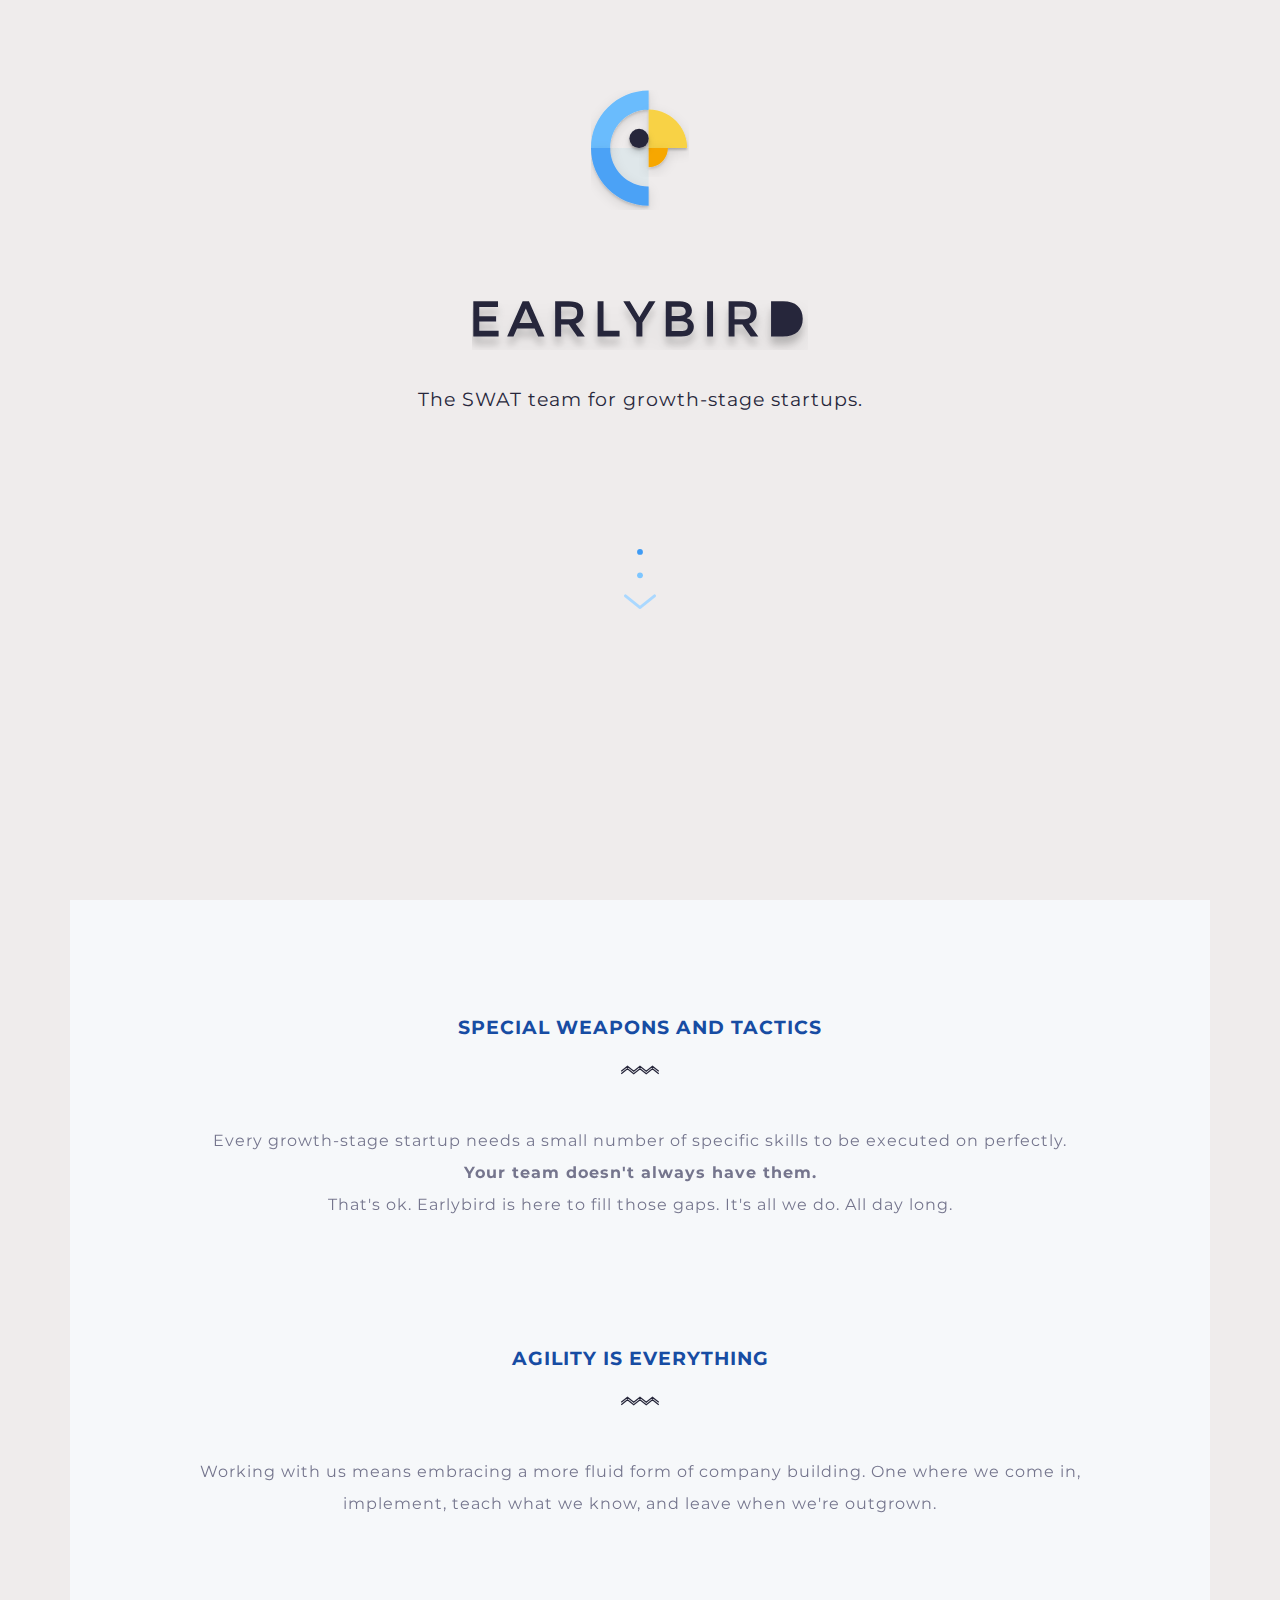
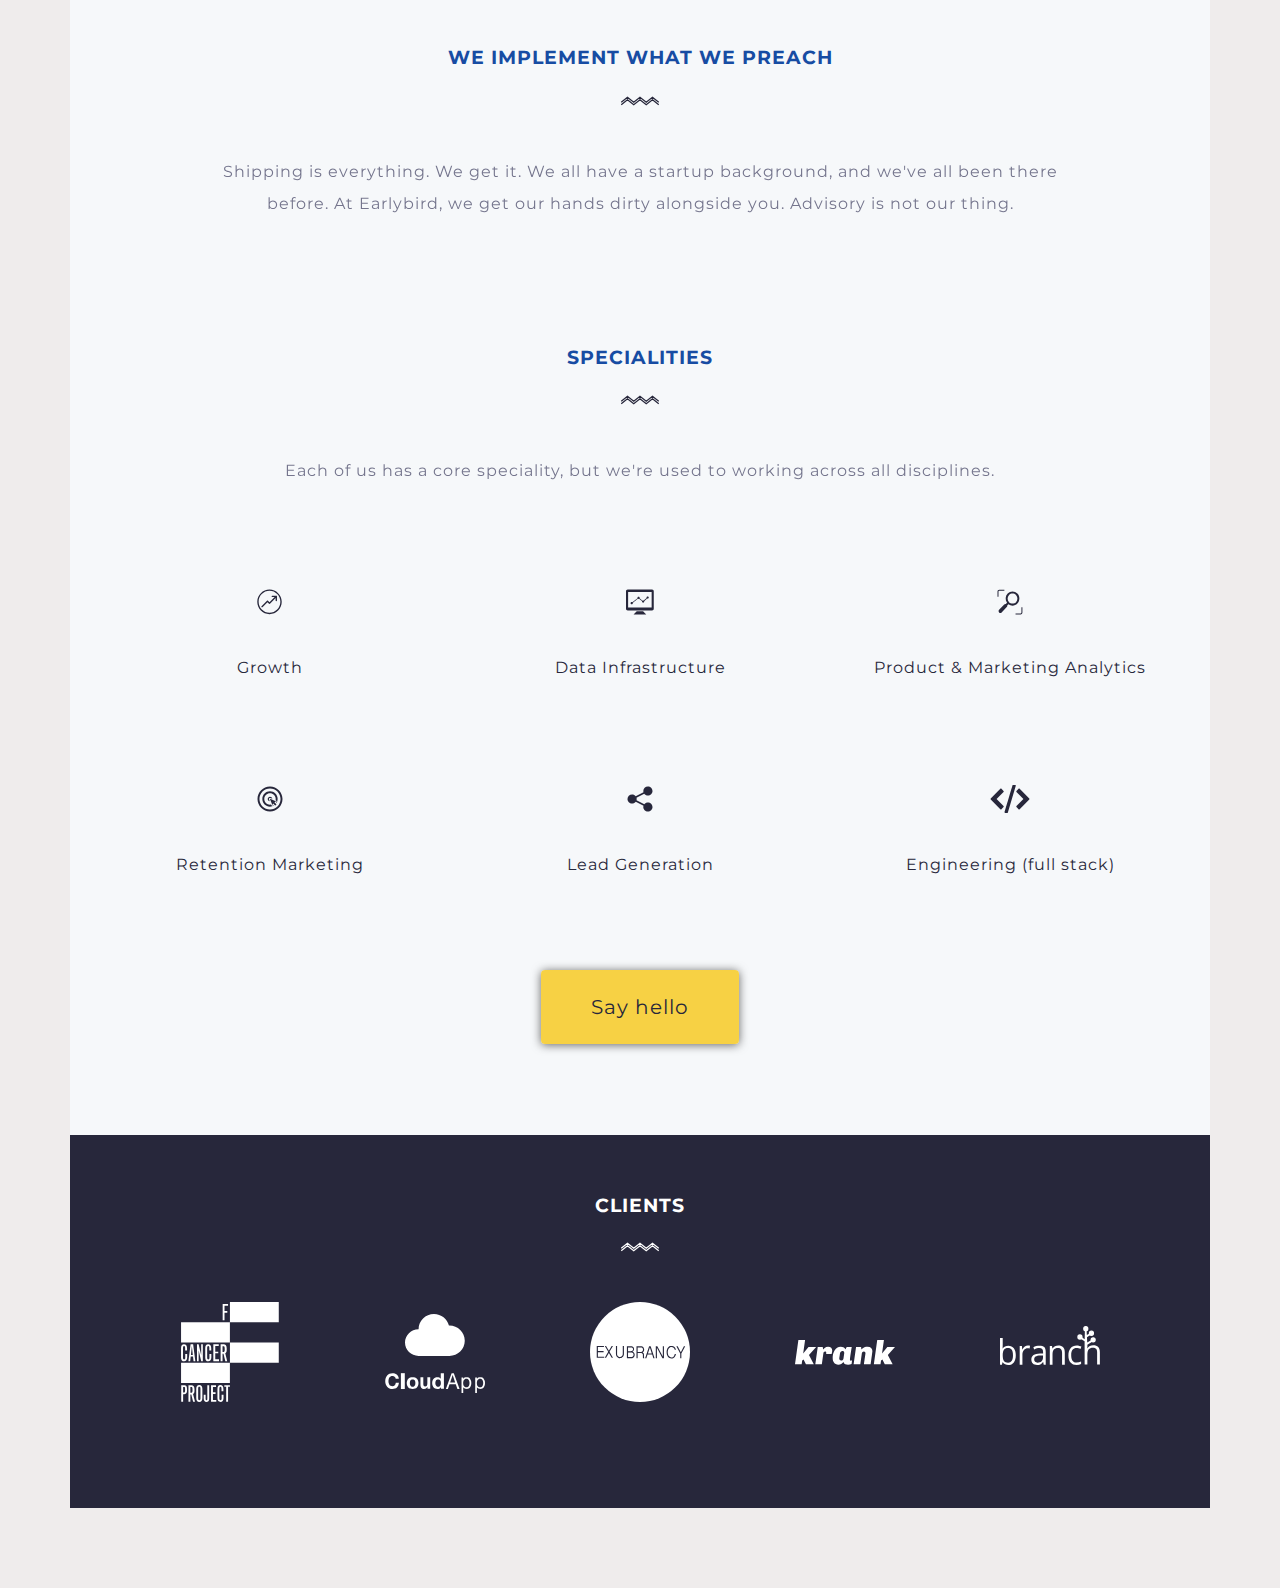
<file: index.html>
<!DOCTYPE html>
<html lang="en">
<head>

    <!-- Titles and meta -->
    <title>The Earlybird Collective</title>

    <meta name="Earlybird" content="We're a small collective of freelancers that help early-stage companies scale.">
    <meta name="Freelance, Data, Mixpanel, consultant, consultants, Earlybird, Early Bird Collective, Earlybird Collective, David Fauchier, Fauchier, Seedcamp" content="TODO">
    <meta name="author" content="David Fauchier">


    <meta charset="utf-8">
    <meta http-equiv="X-UA-Compatible" content="IE=edge">
    <meta name="viewport" content="width=device-width, initial-scale=1">



	<!-- Stylesheets -->

<!-- 	<link rel="stylesheet" href="https://maxcdn.bootstrapcdn.com/bootstrap/3.3.5/css/bootstrap.min.css"> -->

	<link rel="stylesheet" type="text/css" href="css/bootstrap.css">

	<link rel="stylesheet" type="text/css" href="css/style.css">


	<!-- Fonts -->
	<link href='https://fonts.googleapis.com/css?family=Montserrat:400,700' rel='stylesheet' type='text/css'>


	<!-- Scripts -->

		<!-- Inspectlet -->
					<!-- Begin Inspectlet Embed Code -->
			<script type="text/javascript" id="inspectletjs">
			window.__insp = window.__insp || [];
			__insp.push(['wid', 1418204262]);
			(function() {
			function ldinsp(){if(typeof window.__inspld != "undefined") return; window.__inspld = 1; var insp = document.createElement('script'); insp.type = 'text/javascript'; insp.async = true; insp.id = "inspsync"; insp.src = ('https:' == document.location.protocol ? 'https' : 'http') + '://cdn.inspectlet.com/inspectlet.js'; var x = document.getElementsByTagName('script')[0]; x.parentNode.insertBefore(insp, x); };
			setTimeout(ldinsp, 500); document.readyState != "complete" ? (window.attachEvent ? window.attachEvent('onload', ldinsp) : window.addEventListener('load', ldinsp, false)) : ldinsp();
			})();
			</script>
			<!-- End Inspectlet Embed Code -->

		<!-- GA -->
		<script>
		  (function(i,s,o,g,r,a,m){i['GoogleAnalyticsObject']=r;i[r]=i[r]||function(){
		  (i[r].q=i[r].q||[]).push(arguments)},i[r].l=1*new Date();a=s.createElement(o),
		  m=s.getElementsByTagName(o)[0];a.async=1;a.src=g;m.parentNode.insertBefore(a,m)
		  })(window,document,'script','//www.google-analytics.com/analytics.js','ga');

		  ga('create', 'UA-70922366-1', 'auto');
		  ga('send', 'pageview');
		</script>

	<!-- Proof i own the domain for Google Apps -->

		<meta name="google-site-verification" content="T0uf5PP-VfH_qx0aKjeo_SpYVy-ed-zmW4zeIoHzQXw" />



</head> 





<body>
<div class="container">

<div class="row">


<!-- /////////////////////////////////////////////

NAV BAR

/////////////////////////////////////////////// -->

<!-- 
<nav class="navbar navbar-default navbar-fixed-top">
  <div class="container-fluid">
    <div class="navbar-header">
      <a class="navbar-brand" href="#">
        <img alt="logo-small" src="assets/earlybird-logo.svg" id="nav-logo">
      </a>
       <ul>
            <li><a href="#">PITCH</a></li>
            <li><a href="#">TEAM</a></li>
            <li><a href="#">JOIN</a></li>
          </ul>
    </div>
  </div>
</nav>
 -->



<!-- /////////////////////////////////////////////

COVER PAGE

/////////////////////////////////////////////// -->


	<div class="col-md-12"> <!-- cover page container -->
    	<div id="cover-page"> <!-- cover-page  -->
			<div id="earlybird-logo">
				<img src="assets/earlybird-logo.svg">
			</div>
			
            <div id="earlybird-text">
				<img src="assets/earlybird-text.svg">
			</div>

			<div id="earlybird-subtitle">
				<p>The SWAT team for growth-stage startups.</p>
			</div>

    	   <div id="scroll-affordance">
    			<img src="assets/scroll-affordance.svg" >
    	   </div>

		</div> 	<!-- end cover-page -->
   </div> <!-- end cover page container -->



<!-- /////////////////////////////////////////////

SECTION 1

/////////////////////////////////////////////// -->



	<div class="col-md-12"> <!-- section 1 container -->
   		<div id="section-1">  <!-- section-1  -->



			<div class="body-section col-md-12">	
				<p class="body-titles">
					Special weapons and tactics
				</p>
				<img src="assets/icon-squiggle-dark.svg">
				<p class="body-text" >
					
					Every growth-stage startup needs a small number of specific skills to be executed on perfectly. 

					<strong>Your team doesn't always have them.</strong> 

					<br>That's ok. Earlybird is here to fill those gaps. It's all we do. All day long.
				</p>
			</div> <!-- end body-section -->
			

			<div class="body-section col-md-12">	
				<p class="body-titles">
					Agility is everything
				</p>
				<img src="assets/icon-squiggle-dark.svg">
				<p class="body-text">
					Working with us means embracing a more fluid form of company building. One where we come in, implement, teach what we know, and leave when we're outgrown. 
				</p>
			</div> <!-- end body-section -->


			<div class="body-section col-md-12">	
				<p class="body-titles">
					We implement what we preach
				</p>
				<img src="assets/icon-squiggle-dark.svg">
				<p class="body-text">
					Shipping is everything. We get it. We all have a startup background, and we've all been there before. At Earlybird, we get our hands dirty alongside you. Advisory is not our thing.
				</p>
			</div> <!-- end body-section -->
		
			<div class="body-section col-md-12">	
				<p class="body-titles">
					Specialities
				</p>
						
				<img src="assets/icon-squiggle-dark.svg">
				<p class="body-text">
					Each of us has a core speciality, but we're used to working across all disciplines.  
				</p>

                <div class="skill col-md-4">
                <img src="assets/icon-growth.svg">
                <p>Growth</p>
                </div>

                <div class="skill col-md-4">
                <img src="assets/icon-data-infrastructure.svg">
                <p>Data Infrastructure</p>
                </div>

                <div class="skill col-md-4">
                <img src="assets/icon-analytics.svg">
                <p>Product & Marketing Analytics</p>
                </div>

                <div class="skill col-md-4">
                <img src="assets/icon-marketing.svg">
                <p>Retention Marketing</p>
                </div>

                <div class="skill col-md-4">
                <img src="assets/icon-social.svg">
                <p>Lead Generation</p>
                </div>

                <div class="skill col-md-4">
                <img src="assets/icon-code.svg">
                <p>Engineering (full stack)</p>
                </div>
			
            </div> <!-- end body-section -->



			<div class="col-md-12 contact-button-container"> <!-- contact button -->
				<p> 
					<a class="contact-button" href="mailto:david@earlybirdcollective.co">Say hello</a>
				</p>
			</div> <!-- end contact button -->

	

		</div> <!-- end section-1  -->
	</div>   <!-- end section1 container -->




<!-- /////////////////////////////////////////////

SECTION-CLIENT

/////////////////////////////////////////////// -->





	<div class="col-md-12"> <!-- section-clients container -->
		<div id="section-clients" class="col-md-12"> 

			<div class="body-section col-md-12">	
				<p class="body-titles" id="section-clients-title">
					Clients
				</p>
				<img src="assets/icon-squiggle-white.svg">
			</div> <!-- end body-section -->

			<div class="client-logos col-md-12">
				<a href="http://fcancer.org"><img src="assets/client-logo-fcancer.svg"></a>
				<a href="https://www.getcloudapp.com"><img src="assets/client-logo-cloudapp.svg"></a>	
				<a href="http://exubrancy.com"><img src="assets/client-logo-exubrancy.svg"></a>
				<a href="http://krankapp.com"><img src="assets/client-logo-krank.svg"></a>	
				<a href="http://branch.io"><img src="assets/client-logo-branch.svg"></a>
			</div>
				
		</div> <!-- end section-clients -->
	</div> <!-- end section-clients container -->		




</div> <!-- end row -->



</div> <!-- end container -->



<div class="bottom">

	<p id="footer-text"> <br> Made with <img src="assets/icon-heart.svg" class="emoji"> from <img src="assets/icon-plane.svg" style="width:1.7em;" class="emoji"> </p>

</div>





</body>
</html>
</file>
<file: css/style.css>
body {

	font-family: 'Montserrat', sans-serif; 
	font-size: 16px;
	line-height: 200%;
	letter-spacing: 1px;
	color: #27273B;
	background-color: #EFECEC; 
	margin-right: 15px;
	margin-left: 15px;
	text-align: justify;

}

/*//////////////////// NAV-BAR ////////////////////*/

.navbar {
	background-color: #EFECEC;
}

.navbar-brand {
	padding: 5px 15px;
}

#nav-logo {
	height: 40px;
	opacity: 0.5;
}

.navbar-header {
	width: 100%;
}

.navbar ul li {
	text-decoration: none;
	display: inline-block;
	margin: 15px 15px 0px 15px;
}

.navbar ul li :hover {
	text-decoration: none;
	color: #F7D144;
	
}

.navbar ul li a {

	color: #27273B;
}


/*//////////////////// COVER-PAGE ////////////////////*/

#cover-page {
	margin: 0 auto;
	text-align: center;
	height: 100vh;
	overflow: hidden;
	background-color: #EFECEC;

}


#earlybird-logo {
	padding-top: 10vh;
	overflow: hidden;

}


#earlybird-logo img {
	height: 120px;
	margin: 0 auto;

}


#earlybird-text {
	padding-top: 10vh;

}


#earlybird-text img {
	height: 50px;
	margin: 0 auto;
	max-width: 70%;

}


#earlybird-subtitle {
	padding-top: 4vh;

}


#earlybird-subtitle p {
	font-size: 19px;
	line-height: 145%;
}


#scroll-affordance  {
	margin-top: 15vh;

}


#scroll-affordance img {
	height: 60px;

}


/*//////////////////// SECTION-1 ////////////////////*/


#section-1 {
		background-color: #f6f8fa;
		overflow: hidden;

}


.body-quote {
	display: table;
	margin-top: 10%;
	overflow: hidden;

}

.body-quote .quote-line {
	width: 5px;
	height: 90%;
	background-color: #27273B;
	display: inline-block;
	vertical-align: top;
	
}

.body-quote .quote-text {
	width: 92%;
	height: 100%;
	margin-left: 5%;
    overflow-y: auto;
    display: inline-block;
	font-style: italic;

}



.body-section {
	margin: 0 auto;

}

.body-titles {
	margin-top: 10%;
	margin-bottom: 2%;
	font-weight: bold;
	font-size: 120%;
	text-align: center;
	text-transform: uppercase;
	color: #174CA3;
}

.body-text {
	color: #3F3F60;
	opacity: 0.7;
	text-align: center;
	margin-top: 50px;
	padding-right: 10%;
	padding-left: 10%;


}

.body-section img {
	height: 10px;
	display: block;
	margin: 0 auto;
}



/*//////////////////// SKILLS ////////////////////*/



.skill {
	margin-top: 80px;
 
}

.skill img {
	display: block;
	height: 50px;
	margin: 0 auto;

}

.skill p {
	margin-top: 25px;
	text-align: center;
	color: #27273B;

}

/*//////////////////// CONTACT ////////////////////*/



.contact-button { 
	color: #27273B;
	/*color: white; */
	background-color: #F7D144; 
	/*background-color: #27273B;*/
	border: none ; 
	font-size: 20px;
	border-radius: 4px;
	box-shadow: 0px 1px 10px #666666;
	padding: 25px 50px;
	margin-top: 50px;

} 

.contact-button-container  {
	margin-top: 100px;
	margin-bottom: 100px;
	text-align: center;

}



.contact-button:hover, 
.contact-button:focus, 
.contact-button:active { 
  color: #FFFFFF; 
  background-color: #27273B; 
  border: none ; 
  text-decoration: none;
} 





/*//////////////////// SECTION-CLIENTS ////////////////////*/


#section-clients {
	width: 100%;
	background-color: #27273B;

}

#section-clients-title {
	color: white;
}

#section-clients p.body-titles  {	
	margin-top: 5%;

}

.client-logos  {
	text-align: center;
	margin-bottom: 5%;

}

.client-logos img {
	width: 100px;
	margin: 50px;


}



/*--------*/



.container {
	margin-bottom: 80px;
}



.bottom {

	position: fixed;
	z-index: -1;
	bottom: 0;
	height: 80px;	
	text-align: center;
	font-size: 150%;
	line-height: 140%;
	width: 100%;
	margin-left: -15px;
	opacity: 0.5;
	font-weight: lighter;
}


#footer-text .emoji {
	width: 1.2em;
	margin-top: -2px;
}

#footer-text {
	position: fixed;
	margin: 0 auto;
	width: 100%;
	bottom: 10px; 
}
</file>
